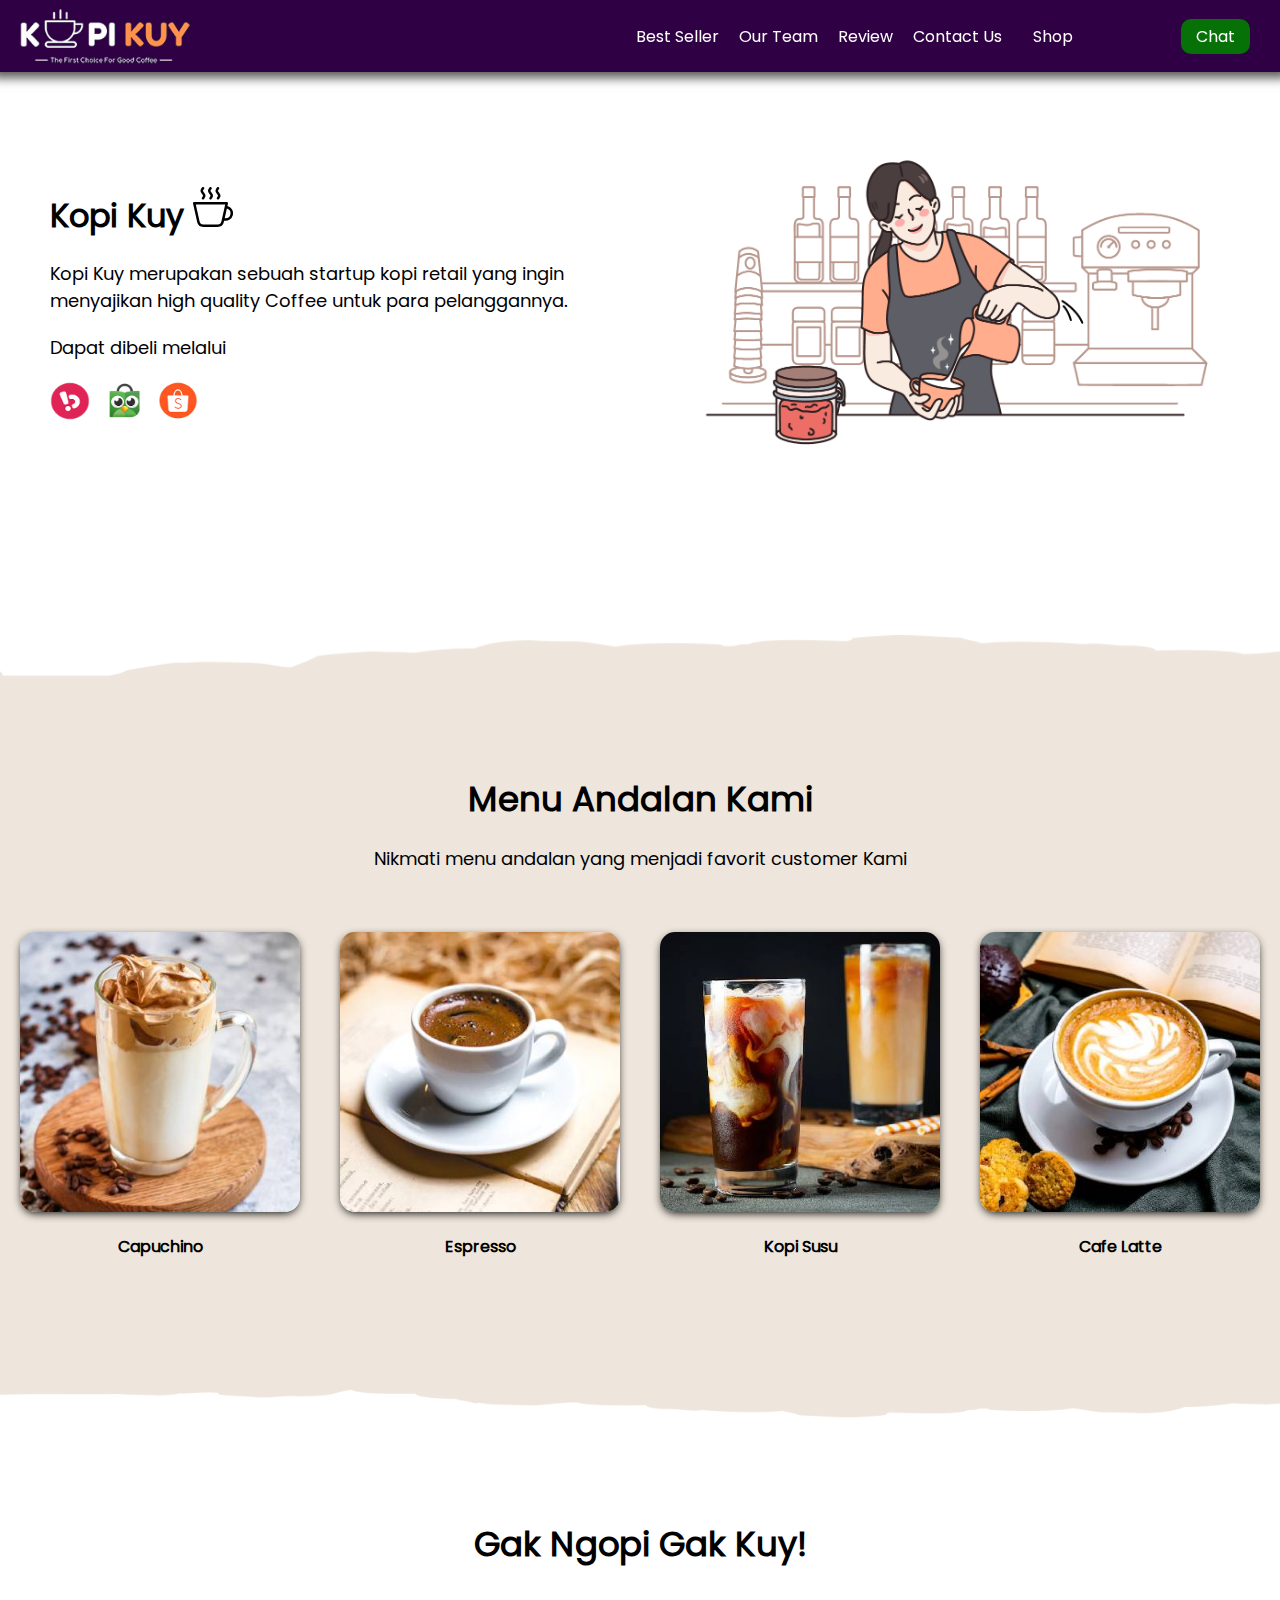
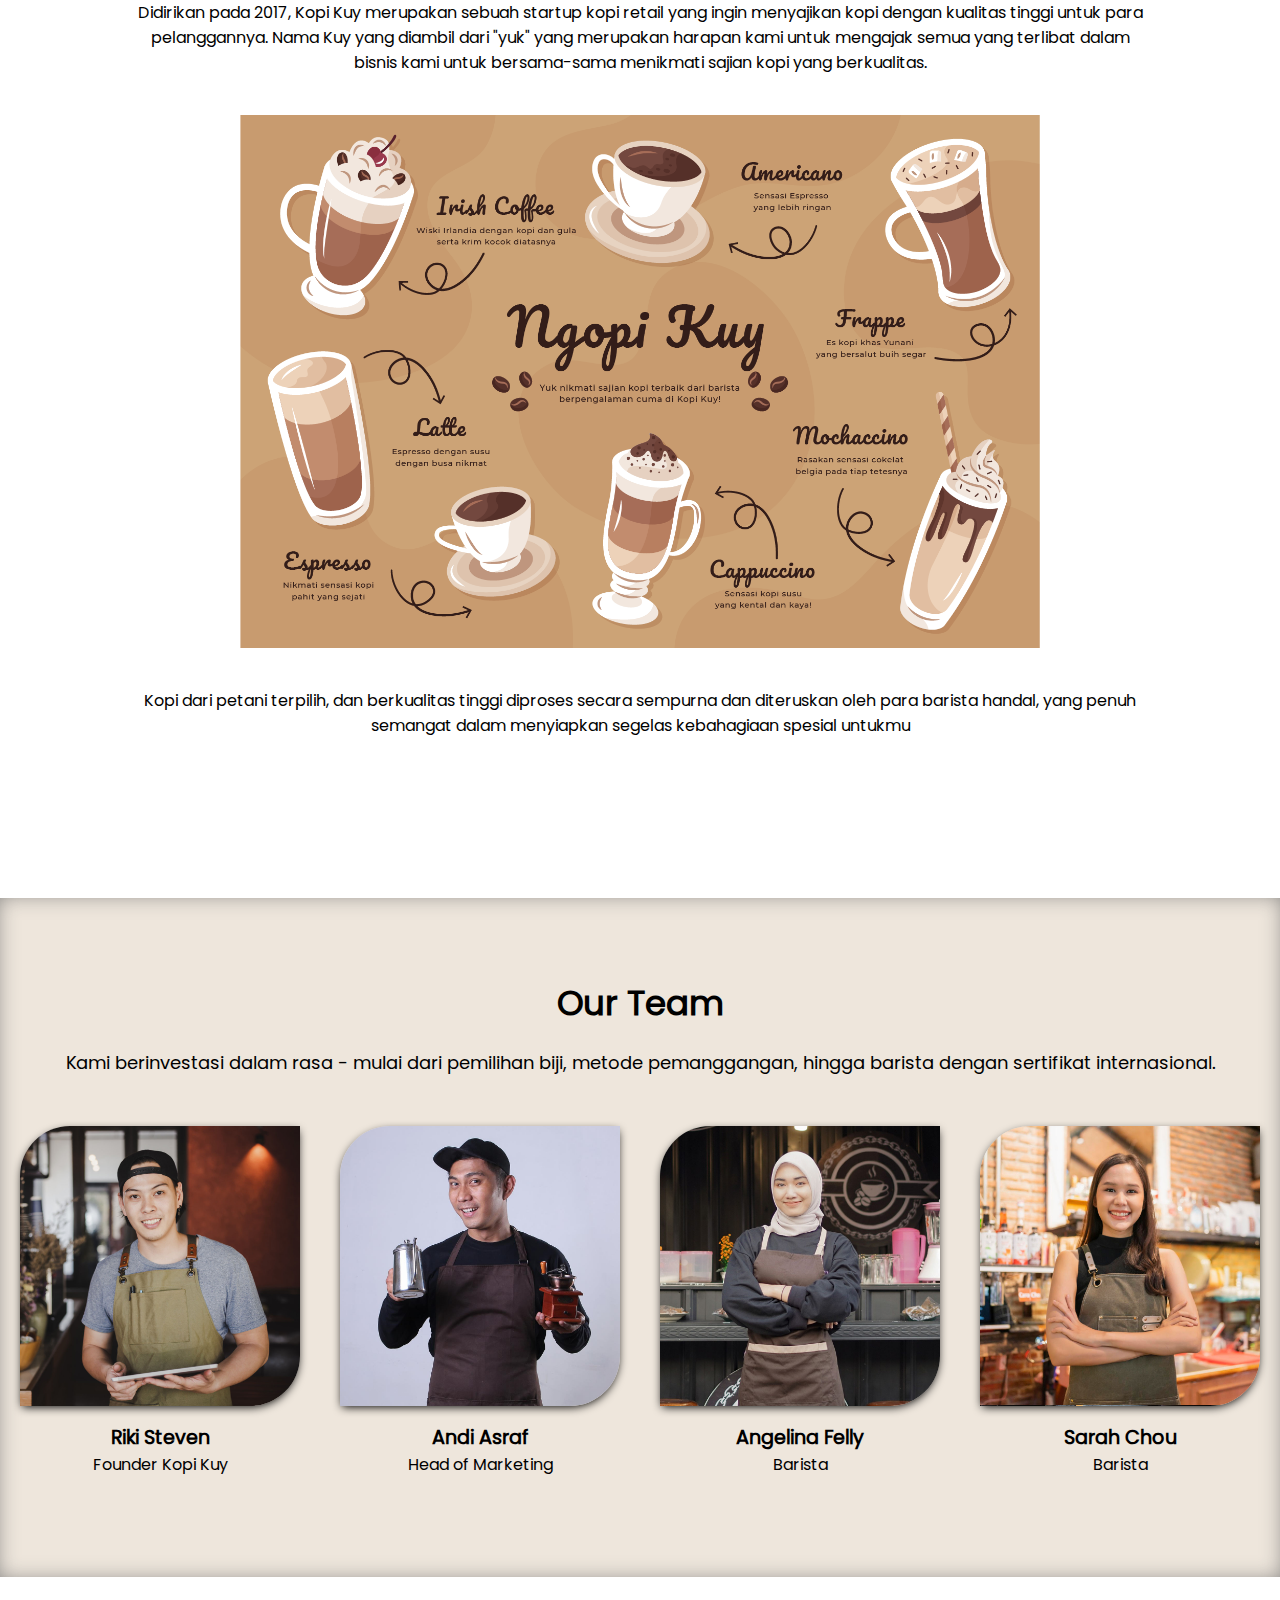
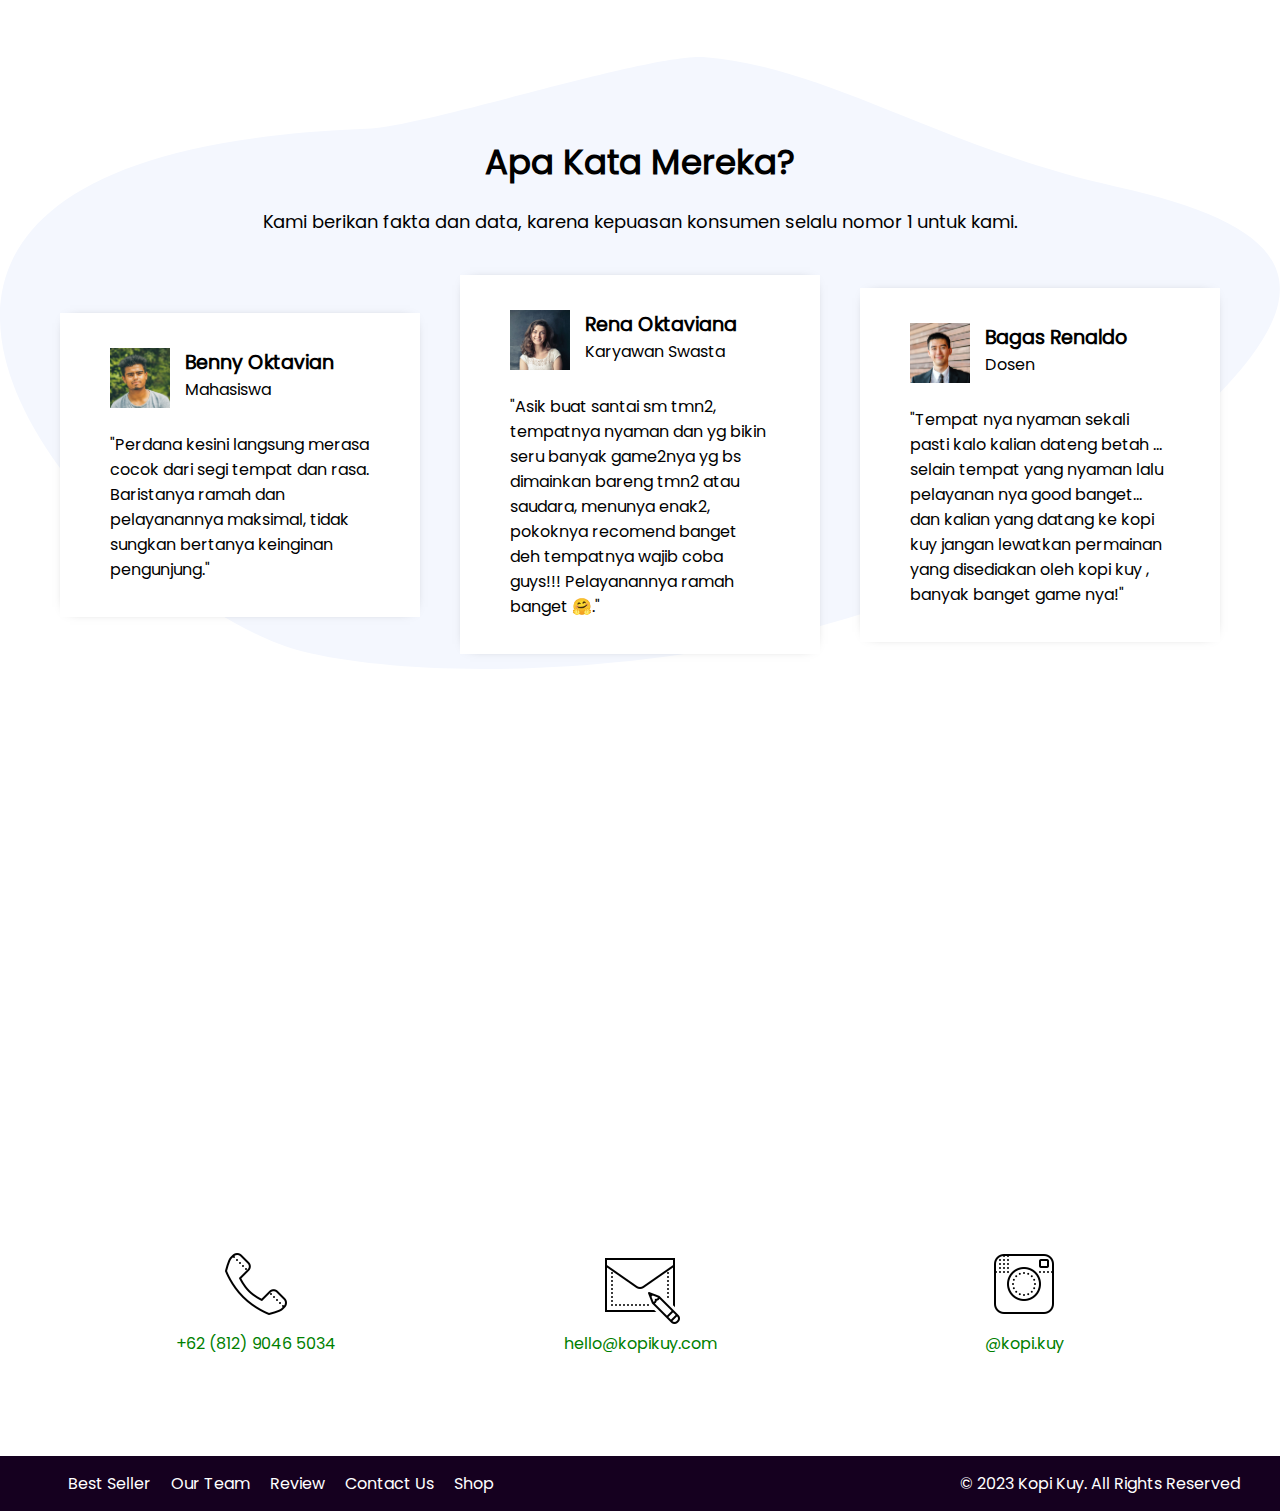
<file: index.html>
<!DOCTYPE html>
<html lang="id">

<head>
    <meta charset="UTF-8">
    <meta http-equiv="X-UA-Compatible" content="IE=edge">
    <meta name="viewport" content="width=device-width, initial-scale=1.0">
    <link rel="shortcut icon" href="images/favicon.ico" type="image/x-icon">
    <title>Website Kopi Kuy</title>
    <link rel="stylesheet" href="css/style.css">
</head>

<body>
    <nav>
        <img class="logo" src="images/logo/logo_kuy.png">
        <div class="navigasi">
            <a href="#best-seller">Best Seller</a>
            <a href="#our-team">Our Team</a>
            <a href="#review">Review</a>
            <a href="#contact-us">Contact Us</a>
        </div>
        <a class="shop" href="produk.html">Shop</a>
        <a class="chat" href="https://wa.me/6288983865042" target="_blank">Chat</a>
    </nav>

    <!-- Tulis Kode Setelah panah di bawah ini -->

    <header>
        <div class="kiri">
            <h1>Kopi Kuy <img src="images/icon/icon_kopi.svg"></h1>

            <p>Kopi Kuy merupakan sebuah startup kopi retail yang ingin menyajikan high
                quality Coffee untuk para pelanggannya.</p>

            <p>Dapat dibeli melalui</p>

            <div class="olshop">
                <img src="images/logo/logo_bukalapak.png" alt="">
                <img src="images/logo/logo_tokopedia.png" alt="">
                <img src="images/logo/logo_shopee.png" alt="">
            </div>
        </div>

        <div class="kanan">
            <img src="images/header/header1.png">
        </div>
    </header>

    <section id="best-seller" class="best-seller">

        <h2>Menu Andalan Kami</h2>

        <p>Nikmati menu andalan yang menjadi favorit customer Kami</p>

        <div class="produk">
            <a class="shop" href="produk.html">
                <img src="images/produk/product_capuchino.jpg" alt=""></a>
            <p>Capuchino</p>
        </div>

        <div class="produk">
            <a class="shop" href="produk.html">
                <img src="images/produk/product_espresso.jpg" alt=""></a>
            <p>Espresso</p>
        </div>

        <div class="produk">
            <a class="shop" href="produk.html">
                <img src="images/produk/product_kopi_susu.jpg" alt=""></a>
            <p>Kopi Susu</p>
        </div>

        <div class="produk">
            <a class="shop" href="produk.html">
                <img src="images/produk/product_latte.jpg" alt=""></a>
            <p>Cafe Latte</p>
        </div>

    </section>


    <section id="about-us" class="about-us">
        <h2>Gak Ngopi Gak Kuy!</h2>
        <p>
            Didirikan pada 2017, Kopi Kuy merupakan sebuah startup kopi retail yang ingin menyajikan kopi
            dengan kualitas tinggi
            untuk para pelanggannya. Nama Kuy yang diambil dari "yuk" yang merupakan harapan kami untuk
            mengajak semua yang terlibat dalam bisnis kami untuk bersama-sama menikmati sajian kopi yang
            berkualitas.
        </p>
        <img src="images/about-us/aset_kopi_jumbo.png">
        <p>
            Kopi dari petani terpilih, dan berkualitas tinggi diproses secara sempurna dan diteruskan
            oleh para barista handal,
            yang penuh semangat dalam menyiapkan segelas kebahagiaan spesial untukmu
        </p>
    </section>

    <section class="our-team" id="our-team">

        <h2>Our Team</h2>

        <p>Kami berinvestasi dalam rasa - mulai dari pemilihan biji, metode pemanggangan,
            hingga barista dengan sertifikat internasional. </p>

        <div class="team">
            <img src="images/team/team1.jpg">
            <h3>Riki Steven</h3>
            <p>Founder Kopi Kuy</p>
        </div>

        <div class="team">
            <img src="images/team/team2.jpg">
            <h3>Andi Asraf</h3>
            <p>Head of Marketing</p>
        </div>

        <div class="team">
            <img src="images/team/team3.jpg">
            <h3>Angelina Felly</h3>
            <p>Barista</p>
        </div>

        <div class="team">
            <img src="images/team/team4.jpg">
            <h3>Sarah Chou</h3>
            <p>Barista</p>
        </div>

    </section>

    <section id="review" class="review">
        <h2>Apa Kata Mereka?</h2>

        <p>Kami berikan fakta dan data, karena kepuasan konsumen selalu nomor 1 untuk kami.</p>

        <div class="testimoni">
            <img src="images/customer/customer1.jpg">
            <div class="profile">
                <h3>Benny Oktavian</h3>
                <p>Mahasiswa</p>
            </div>
            <p>"Perdana kesini langsung merasa cocok dari segi tempat dan rasa. Baristanya ramah
                dan pelayanannya maksimal, tidak sungkan bertanya keinginan pengunjung."</p>
        </div>

        <div class="testimoni">
            <img src="images/customer/customer2.jpg">
            <div class="profile">
                <h3>Rena Oktaviana</h3>
                <p>Karyawan Swasta</p>
            </div>
            <p>"Asik buat santai sm tmn2, tempatnya nyaman dan yg bikin seru banyak game2nya yg bs
                dimainkan bareng tmn2 atau saudara, menunya enak2, pokoknya recomend banget deh
                tempatnya wajib coba guys!!! Pelayanannya ramah banget 🤗."</p>
        </div>

        <div class="testimoni">
            <img src="images/customer/customer3.jpg">
            <div class="profile">
                <h3>Bagas Renaldo</h3>
                <p>Dosen</p>
            </div>
            <p>"Tempat nya nyaman sekali pasti kalo kalian dateng betah ... selain tempat yang
                nyaman lalu pelayanan nya good banget... dan kalian yang datang ke kopi kuy jangan
                lewatkan permainan yang disediakan oleh kopi kuy , banyak banget game nya!"</p>
        </div>
    </section>

    <section class="contact-us" id="contact-us">

        <iframe
            src="https://www.google.com/maps/embed?pb=!1m14!1m8!1m3!1d7932.741866032694!2d106.668581!3d-6.214715!3m2!1i1024!2i768!4f13.1!3m3!1m2!1s0x2e69f9912c7f297b%3A0xe5a3a671dae861ab!2sKopi%20kuy!5e0!3m2!1sid!2sid!4v1680617229460!5m2!1sid!2sid"
            allowfullscreen="" loading="lazy" referrerpolicy="no-referrer-when-downgrade"></iframe>

        <div class="kontak">
            <img src="images/icon/icon_phone.png">
            <p>+62 (812) 9046 5034</p>
        </div>

        <div class="kontak">
            <img src="images/icon/icon_mail.png">
            <p>hello@kopikuy.com</p>
        </div>

        <div class="kontak">
            <img src="images/icon/icon_instagram.png">
            <a href="https://instagram.com" role="button">
                <p>@kopi.kuy</p>
            </a>
        </div>

    </section>

    <footer>
        <div class="navigasi">
            <a href="#best-seller">Best Seller</a>
            <a href="#our-team">Our Team</a>
            <a href="#review">Review</a>
            <a href="#contact-us">Contact Us</a>
            <a href="produk.html">Shop</a>
        </div>
        <p>© 2023 Kopi Kuy. All Rights Reserved</p>
    </footer>


    <!--
        Kode HTML tidak boleh lewat dari batas ini
        Pastikan setiap section di tutup
        misalnya kode best-seller harus ada
        di bawah kode </header> (perhatikan ada garis miringnya
        dan setiap section harus setelah kode </section>
        jangan menulis section di dalam section
    -->
</body>

</html>
</file>
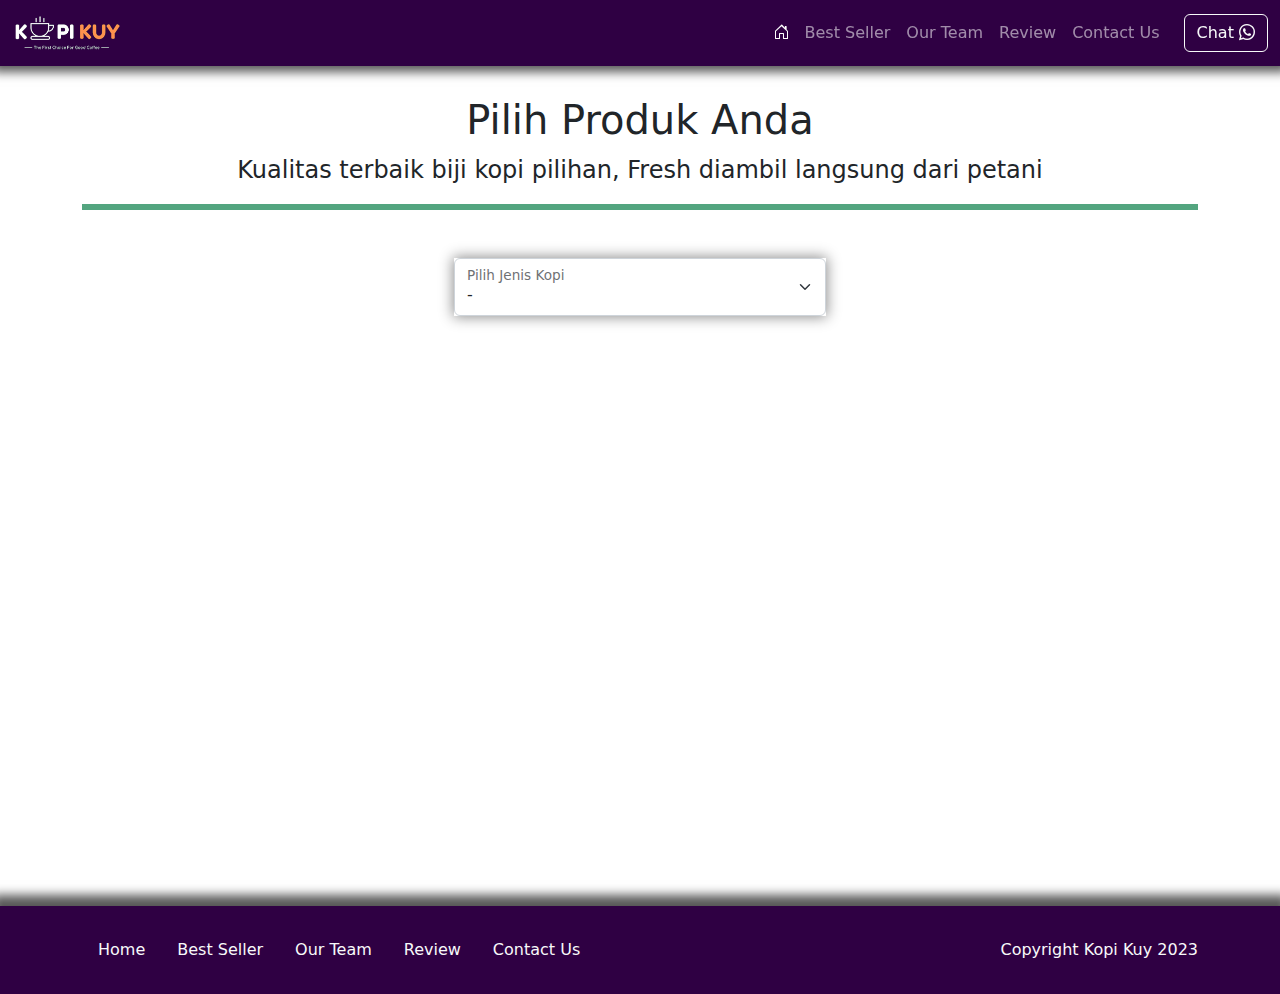
<file: produk.html>
<!DOCTYPE html>
<html lang="id">

<head>
    <meta charset="UTF-8">
    <meta http-equiv="X-UA-Compatible" content="IE=edge">
    <meta name="viewport" content="width=device-width, initial-scale=1.0">
    <link rel="shortcut icon" href="images/favicon/favicon.ico" type="image/x-icon">
    <title>Produk</title>
    <link rel="shortcut icon" href="images/favicon.ico" type="image/x-icon">
    <link rel="stylesheet" href="vendor/bootstrap/bootstrap.min.css">
    <link rel="stylesheet" href="vendor/bootstrap/bootstrap-icons.css">
    <script src="vendor/bootstrap/bootstrap.bundle.min.js"></script>
    <style>
        .bg-custom {
            background-color: #2f0043;
        }

        .nav-custom {
            box-shadow: 0px -2px 10px 8px rgba(0, 0, 0, 0.66);
            -webkit-box-shadow: 0px -2px 10px 8px rgba(0, 0, 0, 0.66);
            -moz-box-shadow: 0px -2px 10px 8px rgba(0, 0, 0, 0.66);
        }

        .div-custom {
            box-shadow: 0px 0px 13px 1px rgba(0, 0, 0, 0.45);
            -webkit-box-shadow: 0px 0px 13px 1px rgba(0, 0, 0, 0.45);
            -moz-box-shadow: 0px 0px 13px 1px rgba(0, 0, 0, 0.45);
        }

        .footer-custom {
            box-shadow: 0px -3px 10px 8px rgba(0, 0, 0, 0.66);
            -webkit-box-shadow: 0px -3px 10px 8px rgba(0, 0, 0, 0.66);
            -moz-box-shadow: 0px -3px 10px 8px rgba(0, 0, 0, 0.66);
        }

        @media (max-width:200px) {
            div.navigasi {
                display: none;
            }
        }

        div.barisproduk,
        {
        width: 50%;
        }

        @media (max-width:600px) {
            div.navigasi {
                display: none;
            }
        }

        div.barisproduk,
        {
        width: 50%;
        }

        @media (max-width:800px) {
            div.navigasi {
                display: none;
            }
        }

        div.barisproduk,
        {
        width: 50%;
        }

        section {
            min-height: 90vh;
        }
    </style>

    <script src="js/jquery-3.6.3.min.js">
    </script>
</head>

<body>
    <nav class="navbar navbar-expand-lg bg-custom nav-custom navbar-dark w-100 fixed-top">
        <div class="container-fluid">
            <a class="navbar-brand" href="#">
                <img class="logo" src="images/logo/logo_kuy.png" height="40">
            </a>
            <button class="navbar-toggler" type="button" data-bs-toggle="collapse"
                data-bs-target="#navbarSupportedContent" aria-controls="navbarSupportedContent" aria-expanded="false"
                aria-label="Toggle navigation">
                <span class="navbar-toggler-icon"></span>
            </button>
            <div class="collapse navbar-collapse" id="navbarSupportedContent">
                <ul class="navbar-nav ms-auto me-3 mb-2 mb-lg-0">
                    <li class="nav-item">
                        <a class="nav-link active" aria-current="page" href="index.html"><i
                                class="bi bi-house-door"></i></a>
                    </li>
                    <li class="nav-item">
                        <a class="nav-link" href="index.html#best-seller">Best Seller</a>
                    </li>
                    <li class="nav-item">
                        <a class="nav-link" href="index.html#our-team">Our Team</a>
                    </li>
                    <li class="nav-item">
                        <a class="nav-link" href="index.html#review">Review</a>
                    </li>
                    <li class="nav-item">
                        <a class="nav-link" href="index.html#contact-us">Contact Us</a>
                    </li>
                </ul>
                <a class="btn btn-outline-light" href="https://wa.me/6288983865042" target="_blank">Chat <i
                        class="bi bi-whatsapp"></i></a>
            </div>
        </div>
    </nav>

    <section class="produk text-center my-5 py-5">
        <div class="container">
            <h1>Pilih Produk Anda</h1>
            <p class="fs-4">Kualitas terbaik biji kopi pilihan, Fresh diambil langsung dari petani</p>
            <hr class="border border-success border-3 opacity-75">

            <div class="form-floating col-md-4 mx-auto my-5 div-custom">

                <select class="form-select" id="select_kopi">
                    <option selected disabled>-</option>
                    <option value="arabica">Arabica</option>
                    <option value="robusta">Robusta</option>
                    <option value="nonkopi">Non Kopi</option>
                </select>

                <label for="select_kopi">Pilih Jenis Kopi</label>

            </div>

            <div id="baris_produk" class="row row-cols-1 row-cols-md-2 row-cols-lg-4 ">

            </div>
        </div>
    </section>

    <footer class="bg-custom py-4 footer-custom">
        <div class="container">
            <div class="row align-items-center">
                <div class="col-md-8">
                    <ul class="nav">
                        <li class="nav-item">
                            <a class="nav-link link-light active" aria-current="page" href="index.html">Home</a>
                        </li>
                        <li class="nav-item">
                            <a class="nav-link link-light" href="index.html#best-seller">Best Seller</a>
                        </li>
                        <li class="nav-item">
                            <a class="nav-link link-light" href="index.html#our-team">Our Team</a>
                        </li>
                        <li class="nav-item">
                            <a class="nav-link link-light" href="index.html#review">Review</a>
                        </li>
                        <li class="nav-item">
                            <a class="nav-link link-light" href="index.html#contact-us">Contact Us</a>
                        </li>
                    </ul>
                </div>
                <div class="col-md-4 text-light text-end">
                    Copyright Kopi Kuy 2023
                </div>
            </div>
        </div>
    </footer>

    <script>
        var sumber = "https://rikikurnia.com/prakerja/api/kopi"
        var sumber2 = "data.json"

        select_kopi.onchange = function () {
            var dipilih = this.value
            console.log(dipilih)
            ambilData(dipilih)
        }

        function ambilData(dipilih) {
            var template = ""
            $.getJSON(sumber).then(function (data) {
                var data_kopi = data[dipilih]
                console.log(data_kopi)

                data_kopi.forEach(item => {
                    template += `<div class="col mb-4">
                            <div class="card">
                                <img src="${item.foto}" class="card-img-top" alt="...">
                                <div class="card-body">
                                    <h5 class="card-title">${item.nama}</h5>
                                    <div class="row my-4">
                                        <div class="col">
                                            ${item.size}
                                        </div>
                                        <div class="col">
                                            ${item.harga}
                                        </div>
                                    </div>
                                    <a href="${item.link}" class="btn btn-success w-100"><i class="bi bi-cart4"></i> Beli</a>
                                </div>
                            </div>
                        </div>`
                });
                document.querySelector("#baris_produk").innerHTML = template
            })
        }

    </script>
</body>

</html>
</file>
<file: css/style.css>
/* Kode * di bawah ini untuk mereset tampilan setiap web browser supaya seragam */

* {
   box-sizing: border-box;
   margin: 0;
   padding: 0;
}

html {
   /* scroll-behavior: smooth agar scroll ketika klik pada navigasi menjadi halus */
   scroll-behavior: smooth;
}

/* 
Kode di bawah ini untuk mengatur nav sampai footer agar memiliki tampilan flexibel
selengkapnya akan di bahas di hari ke 3
*/

nav,
header,
section,
footer {
   /* 
      display: flex memiliki pengaturan yang dapat mengatur agar elemen
      di dalamnya memiliki ukuran yang fleksibel
      digunakan saat ada elemen yang isinya lebih dari satu kolom
   */
   display: flex;
   /* 
      align-items: center mengatur elemen di dalamnya rata tengah vertikal
   */
   align-items: center;

   /* 
      justify-content: center mengatur elemen di dalamnya rata tengah horizontal
   */
   justify-content: center;

   /* 
      flex-wrap: wrap mengatur agar jika lebar elemen berlebih, maka elemen
      akan otomatis diletakan di baris baru (tidak dipaksakan di satu baris)
   */
   flex-wrap: wrap;
}



/* 
Kode @font-face untuk menginstall font ke dalam Website 
src adalah untuk lokasi fontnya, font dapat di cari di website https://fonts.google.com/
dengan memberi nama family, maka kita mendaftarkan font tersebut ke dalam website
*/

@font-face {
   src: url(../fonts/poppins.woff2);
   font-family: 'Poppins';
}

body {
   /* 
   mendaftarkan semua teks pada body menjadi family Poppins 
   kenapa pada body? karena elemen body membungkus semua elemen dari nav section sampai footer
   */
   font-family: 'Poppins';
}

/*
Misalnya ada font dari google yang bernama Irish Grover yang berada di:
https://fonts.gstatic.com/s/irishgrover/v23/buExpoi6YtLz2QW7LA4flVgv__RP.woff2

maka bisa coba copy kode berikut untuk menginstall font tadi:

@font-face {
  font-family: 'Irish Grover';
  font-style: normal;
  font-weight: 400;
  src: url(https://fonts.gstatic.com/s/irishgrover/v23/buExpoi6YtLz2QW7LA4flVgv__RP.woff2) format('woff2');
}

Jika kode di atas sudah di copy
Nanti pada element yang ingin menggunakan font Irish Grover Tadi, tinggal diganti font-familynya
misal mau mengganti h1 dan h2 maka kodenya sebagai berikut:

h1,h2 {
   font-family: 'Irish Grover';
}

*/


a {
   /* menghilangkan garis bawah pada link */
   text-decoration: none;

   /* 
   color: adalah untuk mengganti warna tulisan.
   color:unset digunakan pada a untuk menghilangkan warna bawaan pada link (biasanya warna biru) 
   */
   color: unset;
}

h2 {
   /* mengatur ukuran huruf ke 34 pixel */
   font-size: 34px;
}

h3 {
   /* mengatur ukuran huruf ke 1.2rem */
   font-size: 1.2rem;
}

h1,
h2,
h3 {
   /* mengatur tebal huruf bisa bold, normal*/
   font-weight: bold;
}

img {
   /* 
      kode max-width artinya lebar maksimal
      mengatur agar semua elemen img memiliki lebar maksimal 100% agar
      besar gambar tidak melebihi layar ataupun elemen pembungkus
   */
   max-width: 100%;
}

/* Navigasi */

nav {
   /* 
   background-color mengatur warna latar belakang 
   untuk pengguna hp, pergantian warna tidak bisa seperti vs code
   hanya dapat menggunakan warna bahasa inggris seperti: red, green, brown, purple dsb
   untuk pengguna vscode silahkan arahkan mouse ke kotak warna di bawah
   untuk mengganti warna sesuai keinginan
   */
   background-color: #2f0043;

   /* box-shadow membuat efek bayangan */
   box-shadow: 0px -2px 10px 8px rgba(0, 0, 0, 0.66);
   -webkit-box-shadow: 0px -2px 10px 8px rgba(0, 0, 0, 0.66);
   -moz-box-shadow: 0px -2px 10px 8px rgba(0, 0, 0, 0.66);

   /* width mengatur lebar elemen. 100% agar lebarnya full dari kiri sampai kanan layar */
   width: 100%;

   /* 
   padding digunakan untuk memberi jarak ke dalam. 
   efeknya bila digunakan pada elemen yang memiliki warna latar akan membuat elemen tersebut 'gemuk'
   padding-top artinya jarak ke atas, nilai padding dapat berupa
   padding-top, padding-bottom, padding-left, padding-right
   */
   padding-top: 4px;
   padding-bottom: 3px;

   /* 
   position mengatur posisi elemen, position:fixed supaya elemen nav akan ikut menempel di atas layar
   saat kita scroll ke bawah. Jika ingin navigasi gak nempel, bisa menggunakan position:static;
   */
   position: fixed;

   /* Nilai z-index semakin besar, maka elemen akan semakin di depan */
   z-index: 500;
}

img.logo {
   /* height mengatur tinggi elemen */
   height: 65px;
   /* penjelasan margin mirip dengan padding, fungsinya untuk memberi jarak pada elemen */
   margin-left: 15px;
}

div.navigasi {
   margin-left: auto;
   margin-right: 15px;
}

nav a {
   color: #fff;
   padding-left: 8px;
   padding-right: 8px;
}

a.shop {
   margin-right: 100px;
}

a.chat {
   margin-right: 30px;
   background-color: rgb(6, 113, 6);
   color: #fff;
   padding-top: 5px;
   padding-right: 15px;
   padding-bottom: 5px;
   padding-left: 15px;
   border-radius: 10px;
}


/* 
   PERHATIKAN bahwa dalam mengatur elemen, nama elemen langsung ditulis
   sedangkan untuk mengatur class, dibutuhkan tanda titik (.) terlebih dulu
   img {} berarti seluruh elemen dengan tag img (<img src="....">), 
   sedangkan .img artinya hanya elemen dengan class img (<img class="img" src="...">) 
*/


/* HEADER */


header,
section {
   /*
    padding mengatur jarak ke dalam
    pada padding dan margin ditambahkan top / right / bottom / top 
    untuk mengatur jarak masing-masing 
   */
   padding-top: 80px;
   padding-bottom: 80px;

   /* margin mengatur jarak ke luar */
   margin-bottom: 80px;
}

/* penulisan CSS dapat digabung dengan beberapa elemen */
header div.kiri,
header div.kanan {
   /* width mengatur lebar elemen. 50% artinya setengah ukuran elemen pembungkus */
   width: 50%;
   padding: 50px;
}

header h1 {
   margin-bottom: 20px;
}

header p {
   /* font-size digunakan untuk mengatur ukuran huruf */
   font-size: 18px;
   margin-bottom: 20px;
}

div.olshop img {
   width: 40px;
   /* aspect-ratio:1 agar tinggi menyesuaikan width */
   aspect-ratio: 1;
   margin-right: 10px;
}

/* Best Seller */

section.best-seller {
   position: relative;

   /* background-color mengatur warna latar belakang elemen */
   background-color: #EEE6DC;

   /* text-align mengatur rata tulisan, bisa bernilai: left, right, center, justify */
   text-align: center;
}

/* 
terkait position, after, dan before memerlukan pemahaman mendalam
terkait layout pada CSS untuk dapat memahami secara penuh 
*/

section.best-seller::before,
section.best-seller::after {
   position: absolute;
   content: "";
   width: 100%;
   height: 76px;

   /* background-image untuk menambahkan gambar sebagai background */
   background-image: url(../images/background/garis-atas.png);

   /*background-size agar gambar latar menyesuaikan tinggi / lebar elemen */
   background-size: cover;

   top: -60px;
   left: 0;
}

section.best-seller::after {
   height: 60px;
   background-image: url(../images/background/garis-bawah.png);
   top: unset;
   bottom: -60px;
}

section.best-seller h2 {
   margin-bottom: 20px;
   width: 100%;
}

/* 
Penulisan section.best-seller > p berarti mengatur elemen p yang langsung
di bungkus oleh elemen <section class="best-seller">
aturan ini tidak berlaku untuk elemen <p> yang ada di dalam <div class="produk">
*/

section.best-seller>p {
   font-size: 18px;
   margin-bottom: 40px;
   width: 100%;
}

div.produk {
   /* 
      Penulisan padding dan margin seperti padding:20px ini penulisan singkat 
      yang berarti top, right, bottom, left nilainya sama, yaitu 20px 
   */
   padding: 20px;
   width: 25%;
}

div.produk img {
   /* transition membuat animasi transisi dari perubahan style, 0.3s berarti 0.3 detik */
   transition: all 1.2s ease;

   /* border-radius  Membuat sudut membulat */
   border-radius: 15px;

   /* box-shadow membuat efek bayangan */
   box-shadow: 0 3px 10px -2px #000;
}

/*

kode div.produk img:hover akan dijalankan saat mouse ada di atas elemen <img> yang ada
di dalam <div class="produk"> 
karena ada efek transition pada div.produk img 
maka akan menghasilkan efek animasi yang smooth

*/
div.produk img:hover {

   /* membuat transformasi, bisa berupa scale(1.05), rotate(180deg), translateY(-50px), dsb */
   transform: scale(0.9);
   border-radius: 50%;
}

div.produk p {
   margin-top: 15px;
   font-weight: bold;
}



/* About US */

section.about-us {
   /* max-width: 80%; mengatur lebar maksimal elemen tidak boleh melebihi 80% layar */
   max-width: 80%;

   /* margin-left dan margin-right auto akan membuat posisi elemen berada di tengah */
   margin-left: auto;
   margin-right: auto;
   text-align: center;
}

section.about-us h2 {
   margin-bottom: 30px;
   width: 100%;
}

section.about-us img {
   /* 
      Penulisan width: 800px dan max-width: 100% mengatur agar
      elemen memiliki lebar 800px namun tidak boleh melebihi 100% ukuran layar
   */
   width: 800px;
   max-width: 100%;
   margin: auto;
}

/*
section.about-us p:nth-child(2) berarti mengatur elemen ke 2 dengan jenis <p>
yang ada di dalam <section class="about-us">
*/

section.about-us p:nth-child(2) {
   margin-bottom: 40px;
}

section.about-us p:nth-child(4) {
   margin-top: 40px;
}


/* OUR TEAM */

section.our-team {
   background-color: #EEE6DC;
   box-shadow: inset 0px 0px 23px -6px #707070;
   text-align: center;
}

section.our-team h2 {
   margin-bottom: 20px;
   width: 100%;
}

section.our-team>p {
   margin-bottom: 30px;
   font-size: 18px;
   width: 800px;
   max-width: 90%;
   margin-left: auto;
   margin-right: auto;
   width: 100%;
}

div.team {
   width: 25%;
   padding: 20px;
}

div.team img {
   width: 100%;
   aspect-ratio: 1/1;
   object-fit: cover;
   box-shadow: 0 3px 10px -2px #000;
   border-radius: 50px 0px 50px 0px;
   margin-bottom: 10px;
}


/* REVIEW */

section.review {
   background-image: url(../images/background/bg-review.svg);
   /* 
      background-size: contain;
      membuat gambar latar belakang tidak terpotong
   */
   background-size: contain;

   /* 
      background-repeat: no-repeat;
      membuat gambar latar belakang tidak diulang (duplikat)
   */
   background-repeat: no-repeat;
   padding-left: 40px;
   padding-right: 40px;
   justify-content: space-around;
   /* align-items: stretch; membuat tinggi elemen di dalam .review .baris seragam */
   text-align: center;
}

section.review h2 {
   margin-bottom: 20px;
   width: 100%;
}

section.review>p {
   margin-bottom: 40px;
   font-size: 18px;
   width: 100%;
}

div.testimoni {
   width: 30%;
   display: flex;
   flex-wrap: wrap;
   padding: 35px 50px;
   box-shadow: 0px 0px 12px -10px #000;
   background-color: #fff;
}

div.testimoni img {
   width: 60px;
   height: 60px;
   margin-right: 15px;
   object-fit: cover;
}

div.profile {
   text-align: left;
   display: block;
   margin-bottom: 30px;
   width: calc(100% - 75px);
}

div.profile p {
   width: 100%;
   text-align: left;
}

div.testimoni>p {
   width: 100%;
   text-align: left;
}


/* CONTACT US */
section.contact-us {
   margin-bottom: 20px;
}

section.contact-us iframe {
   width: 100%;
   height: 300px;
   border: 0;
}

div.kontak {
   width: 30%;
   /* color mengatur warna tulisan */
   color: green;
   text-align: center;
   margin-top: 50px;
}


/* FOOTER */

footer {
   background-color: #15001f;
   padding-top: 15px;
   padding-bottom: 15px;
   color: #fff;
   padding-right: 40px;
   padding-left: 40px;
}

footer div.navigasi {
   margin-left: 20px;
   margin-right: auto;
}

footer div.navigasi a {
   padding: 8px;
}

/* UNTUK kode RESPONSIF hari ke 3 tulis DI BAWAH sini */


@media (max-width:200px) {

   .navigasi {
      display: none;
   }

   a.shop {
      margin-right: 10px;
      margin-left: auto;
   }

   header div.kiri,
   header div.kanan {
      width: 100%;
      text-align: center;
   }

   div.produk,
   div.team,
   div.kontak {
      width: 50%;
   }

   div.testimoni {
      width: 100%;
      margin-bottom: 30px;
   }
}

@media (max-width:600px) {

   .navigasi {
      display: none;
   }

   a.shop {
      margin-right: 20px;
      margin-left: auto;
   }

   header div.kiri,
   header div.kanan {
      width: 100%;
      text-align: center;
   }

   div.produk,
   div.team,
   div.kontak {
      width: 50%;
   }

   div.testimoni {
      width: 100%;
      margin-bottom: 30px;
   }
}

@media (max-width:800px) {

   .navigasi {
      display: none;
   }

   a.shop {
      margin-right: 15px;
      margin-left: auto;
   }

   .about-us img (: 35%;
      margin: auto;

   ) header div.kiri,
   header div.kanan {
      width: 100%;
      text-align: center;
   }

   div.produk,
   div.team,
   div.kontak {
      width: 35%;
   }

   div.testimoni {
      width: 100%;
      margin-bottom: 30px;
   }
}

@media (max-width:925px) {

   .navigasi {
      display: none;
   }

   a.shop {
      margin-right: 15px;
      margin-left: auto;
   }

   .about-us img (: 35%;
      margin: auto;

   ) header div.kiri,
   header div.kanan {
      width: 100%;
      text-align: center;
   }

   div.produk,
   div.team,
   div.kontak {
      width: 35%;
   }

   div.testimoni {
      width: 100%;
      margin-bottom: 30px;
   }
}

/* Kode CSS Selesai di sini */
</file>
